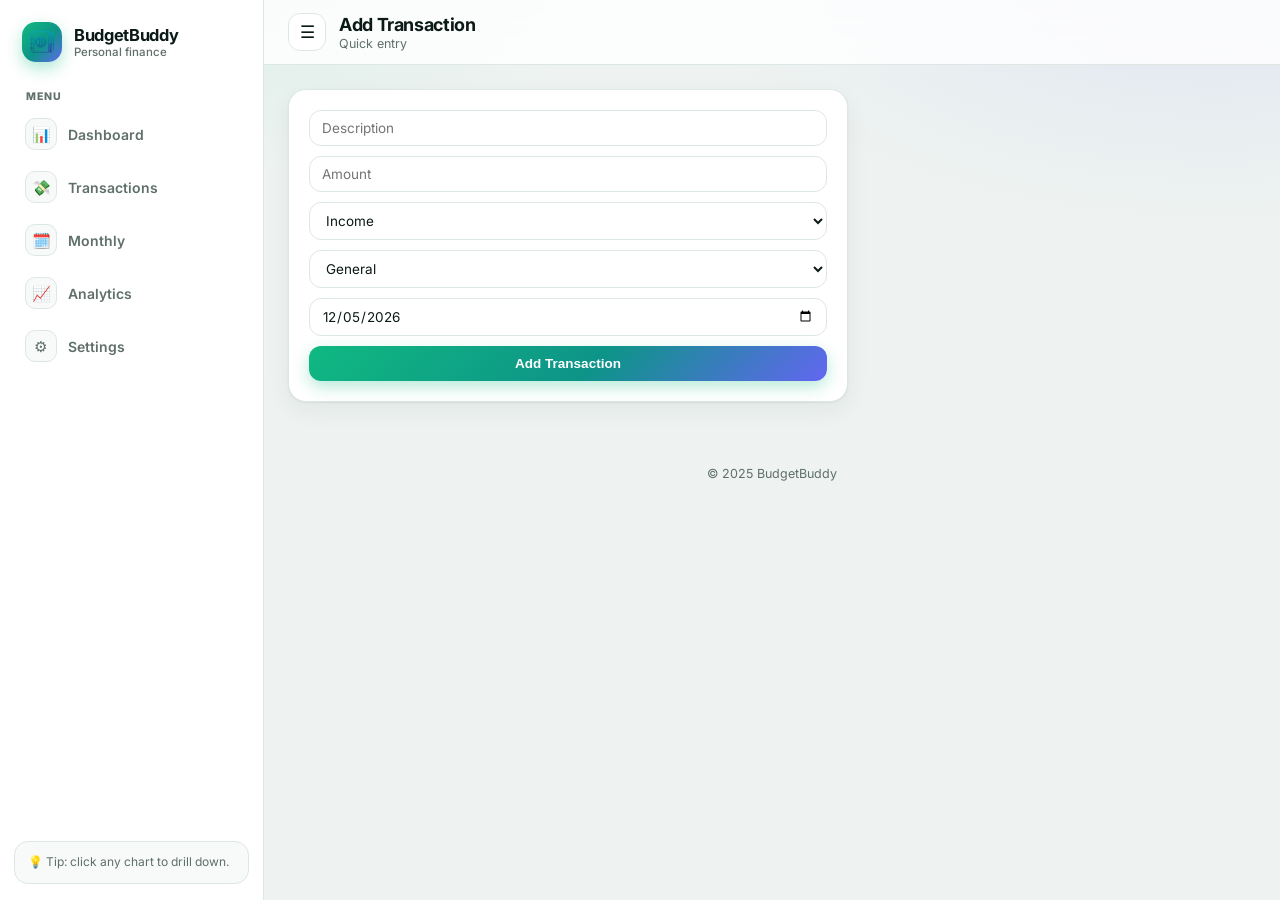
<file: add.html>
<!DOCTYPE html>
<html lang="en">
<head>
  <meta charset="UTF-8">
  <meta name="viewport" content="width=device-width, initial-scale=1.0">
  <title>Add Transaction | BudgetBuddy</title>
  <script>
      /* pre-paint theme: avoids dark/light flash, global dark mode */
      try{(function(){var s={theme:"system"};try{s=Object.assign(s,JSON.parse(localStorage.getItem("bb_settings"))||{})}catch(e){}var t=s.theme;if(t==="system"){t=window.matchMedia("(prefers-color-scheme: dark)").matches?"dark":"light"}document.documentElement.setAttribute("data-theme",t)})()}catch(e){}
    </script>
  <link rel="stylesheet" href="css/style.css">
</head>
<body>
<div class="app-shell">
  <div id="sidebar-root"></div>

  <div class="main-area">
    <div class="topbar">
      <button class="icon-btn" id="menuBtn" title="Show / hide sidebar">☰</button>
      <div>
        <h2>Add Transaction</h2>
        <div class="sub">Quick entry</div>
      </div>
    </div>

    <div class="content">
      <div class="panel" style="max-width:560px">
        <form id="addForm" style="display:grid;gap:10px">
          <input type="text" id="title" placeholder="Description" required>
          <input type="number" id="amount" placeholder="Amount" step="0.01" min="0" required>
          <select id="type" required>
            <option value="income">Income</option>
            <option value="expense">Expense</option>
          </select>
          <select id="category" data-cats aria-label="Category"></select>
          <input type="date" id="date">
          <button type="submit" class="btn">Add Transaction</button>
        </form>
      </div>
    </div>

    <footer>© 2025 BudgetBuddy</footer>
  </div>
</div>

<script src="js/monthly.js"></script>
<script src="js/layout.js"></script>
<script>
  const form = document.getElementById("addForm");
  const dateInput = document.getElementById("date");
  dateInput.value = new Date().toISOString().split("T")[0];

  form.addEventListener("submit", (e) => {
    e.preventDefault();
    const title = document.getElementById("title").value.trim();
    const amount = parseFloat(document.getElementById("amount").value);
    const type = document.getElementById("type").value;
    const category = document.getElementById("category").value;
    const date = dateInput.value || new Date().toISOString().split("T")[0];

    if (!title || isNaN(amount)) {
      alert("Please enter valid data.");
      return;
    }

    const newTransaction = { id: Date.now(), title, description: title, amount, type, category, date };

    const transactions = JSON.parse(localStorage.getItem("transactions")) || [];
    transactions.push(newTransaction);
    localStorage.setItem("transactions", JSON.stringify(transactions));

    alert("Transaction added successfully!");
    form.reset();
    dateInput.value = new Date().toISOString().split("T")[0];
  });
</script>
</body>
</html>
</file>
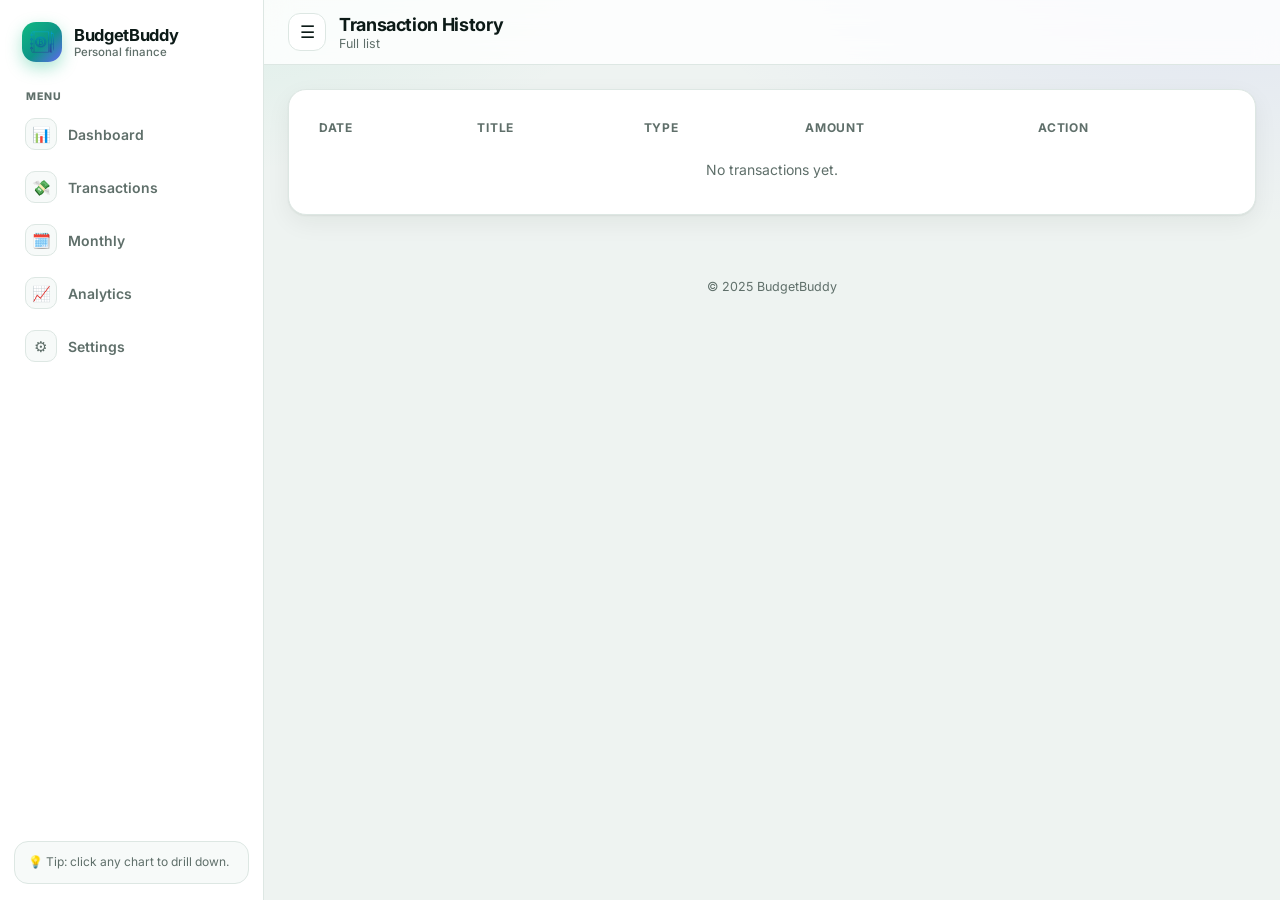
<file: history.html>
<!DOCTYPE html>
<html lang="en">
<head>
  <meta charset="UTF-8">
  <meta name="viewport" content="width=device-width, initial-scale=1.0">
  <title>Transaction History | BudgetBuddy</title>
  <script>
      /* pre-paint theme: avoids dark/light flash, global dark mode */
      try{(function(){var s={theme:"system"};try{s=Object.assign(s,JSON.parse(localStorage.getItem("bb_settings"))||{})}catch(e){}var t=s.theme;if(t==="system"){t=window.matchMedia("(prefers-color-scheme: dark)").matches?"dark":"light"}document.documentElement.setAttribute("data-theme",t)})()}catch(e){}
    </script>
  <link rel="stylesheet" href="css/style.css">
</head>
<body>
<div class="app-shell">
  <div id="sidebar-root"></div>

  <div class="main-area">
    <div class="topbar">
      <button class="icon-btn" id="menuBtn" title="Show / hide sidebar">☰</button>
      <div>
        <h2>Transaction History</h2>
        <div class="sub">Full list</div>
      </div>
    </div>

    <div class="content">
      <div class="panel" style="overflow-x:auto">
        <table id="historyTable" style="width:100%;border-collapse:collapse;font-size:14px">
          <thead>
            <tr style="text-align:left;color:var(--muted);font-size:12px;text-transform:uppercase;letter-spacing:.06em">
              <th style="padding:10px">Date</th>
              <th style="padding:10px">Title</th>
              <th style="padding:10px">Type</th>
              <th style="padding:10px">Amount</th>
              <th style="padding:10px">Action</th>
            </tr>
          </thead>
          <tbody></tbody>
        </table>
      </div>
    </div>

    <footer>© 2025 BudgetBuddy</footer>
  </div>
</div>

<script src="js/monthly.js"></script>
<script src="js/layout.js"></script>
<script>
  const tableBody = document.querySelector("#historyTable tbody");
  const transactions = JSON.parse(localStorage.getItem("transactions")) || [];

  function renderHistory() {
    tableBody.innerHTML = "";
    [...transactions].sort((a, b) => String(b.date || "").localeCompare(String(a.date || ""))).forEach((t) => {
      const row = document.createElement("tr");
      row.style.borderTop = "1px solid var(--line)";
      row.innerHTML = `
        <td style="padding:10px">${t.date || "–"}</td>
        <td style="padding:10px">${t.title || t.description || "–"}</td>
        <td style="padding:10px">${t.type}</td>
        <td style="padding:10px">${(window.BudgetBuddy ? window.BudgetBuddy.money(t.amount) : "$" + Number(t.amount).toFixed(2))}</td>
        <td style="padding:10px"><button onclick="deleteTransaction(${t.id})" class="btn-ghost">🗑️</button></td>
      `;
      tableBody.appendChild(row);
    });
    if (!transactions.length) tableBody.innerHTML = `<tr><td colspan="5" style="padding:16px;text-align:center;color:var(--muted)">No transactions yet.</td></tr>`;
  }

  function deleteTransaction(id) {
    const updated = transactions.filter(t => t.id !== id);
    localStorage.setItem("transactions", JSON.stringify(updated));
    location.reload();
  }

  renderHistory();
</script>
</body>
</html>
</file>
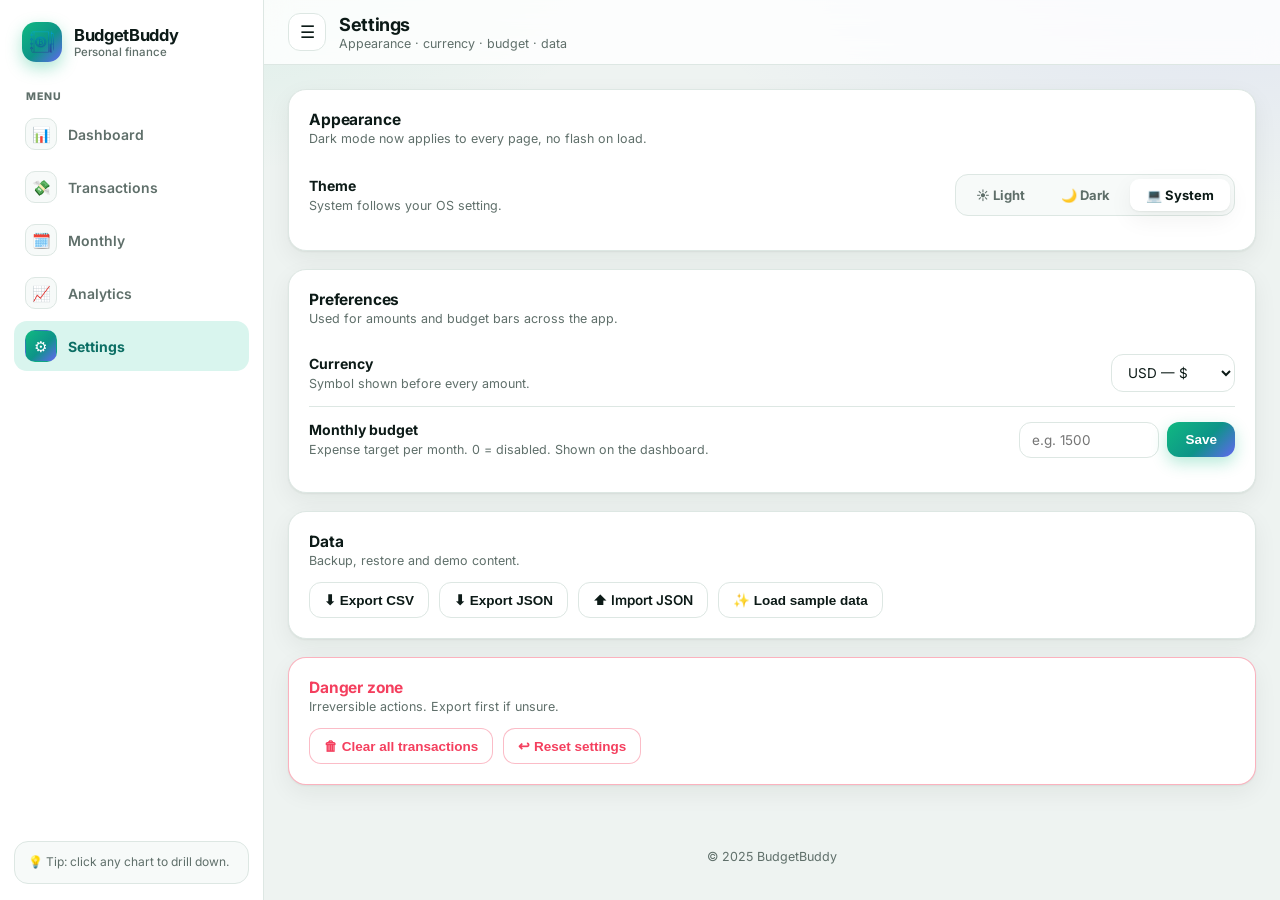
<file: settings.html>
<!DOCTYPE html>
<html lang="en">
<head>
  <meta charset="UTF-8">
  <meta name="viewport" content="width=device-width, initial-scale=1.0">
  <title>Settings | BudgetBuddy</title>
  <script>
      /* pre-paint theme: avoids dark/light flash, global dark mode */
      try{(function(){var s={theme:"system"};try{s=Object.assign(s,JSON.parse(localStorage.getItem("bb_settings"))||{})}catch(e){}var t=s.theme;if(t==="system"){t=window.matchMedia("(prefers-color-scheme: dark)").matches?"dark":"light"}document.documentElement.setAttribute("data-theme",t)})()}catch(e){}
    </script>
  <link rel="stylesheet" href="css/style.css">
</head>
<body>
<div class="app-shell">
  <div id="sidebar-root"></div>

  <div class="main-area">
    <div class="topbar">
      <button class="icon-btn" id="menuBtn" title="Show / hide sidebar">☰</button>
      <div>
        <h2>Settings</h2>
        <div class="sub">Appearance · currency · budget · data</div>
      </div>
    </div>

    <div class="content">
      <div id="status" class="panel" style="display:none;margin-bottom:14px" role="status"></div>

      <!-- Appearance -->
      <div class="panel">
        <h3>Appearance</h3>
        <p class="hint">Dark mode now applies to every page, no flash on load.</p>
        <div class="setting-row">
          <div class="t"><b>Theme</b><span>System follows your OS setting.</span></div>
          <div class="seg" id="themeSeg">
            <button data-theme-val="light">☀️ Light</button>
            <button data-theme-val="dark">🌙 Dark</button>
            <button data-theme-val="system">💻 System</button>
          </div>
        </div>
      </div>

      <!-- Preferences -->
      <div class="panel">
        <h3>Preferences</h3>
        <p class="hint">Used for amounts and budget bars across the app.</p>
        <div class="setting-row">
          <div class="t"><b>Currency</b><span>Symbol shown before every amount.</span></div>
          <select id="currencySel" aria-label="Currency"></select>
        </div>
        <div class="setting-row">
          <div class="t"><b>Monthly budget</b><span>Expense target per month. 0 = disabled. Shown on the dashboard.</span></div>
          <div style="display:flex;gap:8px;align-items:center">
            <input type="number" id="budgetInput" min="0" step="10" placeholder="e.g. 1500" style="width:140px">
            <button class="btn" id="saveBudget">Save</button>
          </div>
        </div>
      </div>

      <!-- Data -->
      <div class="panel">
        <h3>Data</h3>
        <p class="hint">Backup, restore and demo content.</p>
        <div style="display:flex;gap:10px;flex-wrap:wrap">
          <button id="exportCsv" class="btn-ghost">⬇ Export CSV</button>
          <button id="exportJson" class="btn-ghost">⬇ Export JSON</button>
          <label class="btn-ghost" style="cursor:pointer">⬆ Import JSON
            <input type="file" id="importFile" accept="application/json" hidden>
          </label>
          <button id="sampleData" class="btn-ghost">✨ Load sample data</button>
        </div>
      </div>

      <!-- Danger zone -->
      <div class="panel" style="border-color:color-mix(in srgb, var(--red) 40%, transparent)">
        <h3 style="color:var(--red)">Danger zone</h3>
        <p class="hint">Irreversible actions. Export first if unsure.</p>
        <div style="display:flex;gap:10px;flex-wrap:wrap">
          <button id="clearData" class="btn-ghost btn-danger">🗑 Clear all transactions</button>
          <button id="resetSettings" class="btn-ghost btn-danger">↩ Reset settings</button>
        </div>
      </div>
    </div>

    <footer>© 2025 BudgetBuddy</footer>
  </div>
</div>

<script src="js/monthly.js"></script>
<script src="js/layout.js"></script>
<script>
  const BB = window.BudgetBuddy;
  const status = document.getElementById("status");

  function note(msg, ok = true) {
    status.style.display = "block";
    status.style.borderColor = ok ? "var(--line)" : "var(--red)";
    status.innerHTML = `<b>${ok ? "✓" : "⚠"}</b> ${msg}`;
    clearTimeout(note._t);
    note._t = setTimeout(() => (status.style.display = "none"), 3500);
  }

  function download(name, text, type) {
    const blob = new Blob([text], { type });
    const a = document.createElement("a");
    a.href = URL.createObjectURL(blob);
    a.download = name;
    a.click();
    setTimeout(() => URL.revokeObjectURL(a.href), 2000);
  }

  // --- init controls from stored settings ---
  const s = BB.getSettings();
  document.querySelectorAll("#themeSeg button").forEach((b) =>
    b.classList.toggle("on", b.dataset.themeVal === s.theme)
  );
  document.getElementById("currencySel").value = s.currency;
  document.getElementById("budgetInput").value = s.monthlyBudget || "";

  // --- theme ---
  document.querySelectorAll("#themeSeg button").forEach((b) =>
    b.addEventListener("click", () => {
      BB.saveSettings({ theme: b.dataset.themeVal });
      document.querySelectorAll("#themeSeg button").forEach((x) => x.classList.remove("on"));
      b.classList.add("on");
      window.dispatchEvent(new Event("bb:theme"));
      note(`Theme set to <b>${b.dataset.themeVal}</b> — applied everywhere.`);
    })
  );

  // --- currency ---
  document.getElementById("currencySel").addEventListener("change", (e) => {
    BB.saveSettings({ currency: e.target.value });
    note(`Currency set to <b>${e.target.value}</b> — amounts update on every page.`);
  });

  // --- budget ---
  document.getElementById("saveBudget").addEventListener("click", () => {
    const v = Math.max(0, Number(document.getElementById("budgetInput").value) || 0);
    BB.saveSettings({ monthlyBudget: v });
    note(v > 0 ? `Monthly budget set to <b>${BB.money(v)}</b>.` : "Monthly budget disabled.");
  });

  // --- export CSV ---
  document.getElementById("exportCsv").addEventListener("click", () => {
    const data = JSON.parse(localStorage.getItem("transactions")) || [];
    if (!data.length) return note("No data to export.", false);
    const csv = [
      ["Description", "Amount", "Type", "Category", "Date"],
      ...data.map((t) => [t.description || t.title, t.amount, t.type, t.category || "", t.date || ""]),
    ]
      .map((r) => r.join(","))
      .join("\n");
    download("budgetbuddy_data.csv", csv, "text/csv");
    note("CSV exported.");
  });

  // --- export JSON ---
  document.getElementById("exportJson").addEventListener("click", () => {
    const data = JSON.parse(localStorage.getItem("transactions")) || [];
    if (!data.length) return note("No data to export.", false);
    download("budgetbuddy_data.json", JSON.stringify(data, null, 2), "application/json");
    note("JSON backup exported.");
  });

  // --- import JSON ---
  document.getElementById("importFile").addEventListener("change", (e) => {
    const f = e.target.files[0];
    if (!f) return;
    const r = new FileReader();
    r.onload = () => {
      try {
        const arr = JSON.parse(r.result);
        if (!Array.isArray(arr)) throw 0;
        const clean = BB.normalizeTransactions(arr);
        localStorage.setItem("transactions", JSON.stringify(clean));
        note(`Imported <b>${clean.length}</b> transactions.`);
      } catch {
        note("Invalid backup file.", false);
      }
      e.target.value = "";
    };
    r.readAsText(f);
  });

  // --- sample data ---
  document.getElementById("sampleData").addEventListener("click", () => {
    if (!confirm("Load sample data? Your current transactions stay untouched (samples are added).")) return;
    const now = new Date();
    const ym = `${now.getFullYear()}-${String(now.getMonth() + 1).padStart(2, "0")}`;
    const sample = [
      { description: "Salary", amount: 2500, type: "income", category: "general", date: `${ym}-01` },
      { description: "Groceries", amount: 180, type: "expense", category: "food", date: `${ym}-03` },
      { description: "Bus pass", amount: 60, type: "expense", category: "transport", date: `${ym}-05` },
      { description: "Freelance", amount: 450, type: "income", category: "general", date: `${ym}-10` },
      { description: "Restaurant", amount: 75, type: "expense", category: "food", date: `${ym}-12` },
      { description: "Electricity", amount: 90, type: "expense", category: "bills", date: `${ym}-15` },
      { description: "New shoes", amount: 120, type: "expense", category: "shopping", date: `${ym}-18` },
      { description: "Rent", amount: 800, type: "expense", category: "housing", date: `${ym}-02` },
      { description: "Cinema", amount: 35, type: "expense", category: "entertainment", date: `${ym}-20` },
    ].map((t, i) => Object.assign({ id: Date.now() + i }, t));
    const all = JSON.parse(localStorage.getItem("transactions")) || [];
    localStorage.setItem("transactions", JSON.stringify(all.concat(sample)));
    note("Sample data added — check the Dashboard.");
  });

  // --- danger zone ---
  document.getElementById("clearData").addEventListener("click", () => {
    if (confirm("Delete ALL transactions? This cannot be undone.")) {
      localStorage.removeItem("transactions");
      note("All transactions deleted.");
    }
  });
  document.getElementById("resetSettings").addEventListener("click", () => {
    if (confirm("Reset all settings to defaults?")) {
      localStorage.removeItem("bb_settings");
      location.reload();
    }
  });
</script>
</body>
</html>
</file>
<file: css/style.css>
@import url('https://fonts.googleapis.com/css2?family=Inter:wght@400;500;600;700;800&display=swap');

/* ================= Theme tokens ================= */
:root {
  --bg: #eef3f1;
  --bg-glow-a: rgba(16, 185, 129, 0.10);
  --bg-glow-b: rgba(99, 102, 241, 0.10);
  --card: #ffffff;
  --card-2: #f7faf9;
  --ink: #0c1a17;
  --muted: #5f6f6a;
  --brand: #0d9488;
  --brand-ink: #0b6e64;
  --brand-soft: #d9f5ee;
  --grad: linear-gradient(135deg, #10b981, #0d9488 55%, #6366f1);
  --green: #10b981;
  --red: #f43f5e;
  --amber: #f59e0b;
  --line: #dde7e3;
  --input-bg: #ffffff;
  --radius: 18px;
  --shadow: 0 1px 2px rgba(12, 26, 23, 0.06), 0 8px 24px rgba(12, 26, 23, 0.06);
  --side-w: 264px;
}

[data-theme="dark"] {
  --bg: #0a1312;
  --bg-glow-a: rgba(16, 185, 129, 0.14);
  --bg-glow-b: rgba(99, 102, 241, 0.16);
  --card: #101d1b;
  --card-2: #0d1817;
  --ink: #e9f2ef;
  --muted: #93a8a2;
  --brand: #2dd4bf;
  --brand-ink: #5eead4;
  --brand-soft: rgba(45, 212, 191, 0.14);
  --line: #1e3230;
  --input-bg: #0d1817;
  --shadow: 0 1px 2px rgba(0, 0, 0, 0.4), 0 10px 28px rgba(0, 0, 0, 0.35);
}

* { box-sizing: border-box; }
html, body { height: 100%; }

body {
  font-family: 'Inter', system-ui, -apple-system, sans-serif;
  color: var(--ink);
  background:
    radial-gradient(700px 340px at 12% -60px, var(--bg-glow-a), transparent 70%),
    radial-gradient(760px 380px at 95% -40px, var(--bg-glow-b), transparent 70%),
    var(--bg);
  margin: 0;
  min-height: 100vh;
  -webkit-font-smoothing: antialiased;
  transition: background .2s, color .2s;
}

::-webkit-scrollbar { width: 10px; height: 10px; }
::-webkit-scrollbar-thumb { background: var(--line); border-radius: 99px; }

/* ================= App shell + sidebar ================= */
.app-shell { display: flex; min-height: 100vh; }

.sidebar {
  width: var(--side-w);
  flex-shrink: 0;
  background: var(--card);
  border-right: 1px solid var(--line);
  display: flex;
  flex-direction: column;
  padding: 20px 14px 16px;
  position: sticky;
  top: 0;
  height: 100vh;
  height: 100dvh;
  transition: margin-left .25s ease, background .2s;
  z-index: 40;
}
body.sidebar-hidden .sidebar { margin-left: calc(-1 * var(--side-w)); }

.brand { display: flex; align-items: center; gap: 12px; padding: 2px 8px 20px; }
.brand .mark {
  width: 40px; height: 40px; border-radius: 14px; flex-shrink: 0;
  background: var(--grad);
  display: flex; align-items: center; justify-content: center;
  box-shadow: 0 6px 16px rgba(16, 185, 129, .35);
}
.brand .mark img { width: 24px; height: 24px; border-radius: 6px; }
.brand b { display: block; font-size: 16.5px; letter-spacing: -0.02em; }
.brand span { display: block; font-size: 11.5px; color: var(--muted); font-weight: 500; }

.side-label { font-size: 10.5px; font-weight: 800; letter-spacing: .1em; color: var(--muted); padding: 8px 12px 6px; text-transform: uppercase; }
.side-nav { display: flex; flex-direction: column; gap: 3px; }
.side-link {
  display: flex; align-items: center; gap: 11px;
  padding: 9px 11px; border-radius: 13px;
  color: var(--muted); text-decoration: none;
  font-weight: 600; font-size: 14px;
  transition: background .13s, color .13s;
}
.side-link .ico {
  width: 32px; height: 32px; flex-shrink: 0;
  display: inline-flex; align-items: center; justify-content: center;
  background: var(--card-2); border: 1px solid var(--line); border-radius: 10px;
  font-size: 15px; transition: all .13s;
}
.side-link:hover { background: var(--card-2); color: var(--ink); }
.side-link.active { background: var(--brand-soft); color: var(--brand-ink); font-weight: 700; }
.side-link.active .ico { background: var(--grad); border-color: transparent; color: #fff; }

.side-foot {
  margin-top: auto; font-size: 12px; color: var(--muted);
  background: var(--card-2); border: 1px solid var(--line);
  border-radius: 14px; padding: 11px 13px; line-height: 1.55;
}

.main-area { flex: 1; min-width: 0; display: flex; flex-direction: column; }

.topbar {
  background: color-mix(in srgb, var(--card) 82%, transparent);
  backdrop-filter: blur(12px);
  border-bottom: 1px solid var(--line);
  padding: 13px 24px;
  display: flex; align-items: center; gap: 13px;
  position: sticky; top: 0; z-index: 30;
}
.topbar h2 { margin: 0; font-size: 18px; letter-spacing: -0.02em; }
.topbar .sub { color: var(--muted); font-size: 12.5px; margin-top: 1px; }
.topbar .actions { margin-left: auto; display: flex; gap: 8px; align-items: center; flex-wrap: wrap; }

.icon-btn {
  width: 38px; height: 38px; flex-shrink: 0;
  display: inline-flex; align-items: center; justify-content: center;
  background: var(--card); border: 1px solid var(--line); border-radius: 12px;
  font-size: 17px; cursor: pointer; color: var(--ink);
  transition: transform .13s, background .13s;
}
.icon-btn:hover { background: var(--card-2); transform: translateY(-1px); }

.overlay { display: none; position: fixed; inset: 0; background: rgba(0, 0, 0, .45); z-index: 35; }

.content { padding: 24px; max-width: 1180px; width: 100%; margin: 0 auto; }

/* ================= Components ================= */
.kpi-grid { display: grid; grid-template-columns: repeat(4, 1fr); gap: 14px; margin-bottom: 18px; }
.kpi {
  background: var(--card); border: 1px solid var(--line); border-radius: var(--radius);
  padding: 16px 18px; box-shadow: var(--shadow);
  position: relative; overflow: hidden;
  transition: transform .13s;
}
.kpi:hover { transform: translateY(-2px); }
.kpi::after { content: ""; position: absolute; left: 0; right: 0; top: 0; height: 4px; }
.kpi.k-green::after { background: linear-gradient(90deg, #10b981, #6ee7b7); }
.kpi.k-red::after { background: linear-gradient(90deg, #f43f5e, #fda4af); }
.kpi.k-blue::after { background: var(--grad); }
.kpi.k-amber::after { background: linear-gradient(90deg, #f59e0b, #fcd34d); }
.kpi .lbl { font-size: 11px; color: var(--muted); font-weight: 800; text-transform: uppercase; letter-spacing: .08em; }
.kpi .val { font-size: 25px; font-weight: 800; letter-spacing: -0.03em; margin: 6px 0 2px; }
.kpi .delta { font-size: 12.5px; font-weight: 600; }
.delta.up { color: var(--green); }
.delta.down { color: var(--red); }
.delta.flat { color: var(--muted); }

.panel {
  background: var(--card); border: 1px solid var(--line); border-radius: var(--radius);
  padding: 20px; box-shadow: var(--shadow); margin-bottom: 18px;
}
.panel h3 { margin: 0 0 2px; font-size: 15.5px; letter-spacing: -0.01em; }
.panel p.hint { margin: 0 0 14px; font-size: 12.5px; color: var(--muted); }
.grid-2 { display: grid; grid-template-columns: 1.35fr 1fr; gap: 18px; }

.pill {
  display: inline-flex; align-items: center; gap: 6px; font-size: 11.5px; font-weight: 700;
  background: var(--brand-soft); color: var(--brand-ink); border-radius: 999px; padding: 3px 10px;
  vertical-align: middle;
}

.btn {
  background: var(--grad); color: #fff;
  border: 0; border-radius: 12px; padding: 10px 18px; font-weight: 700; cursor: pointer; font-size: 13.5px;
  box-shadow: 0 6px 16px rgba(16, 185, 129, .3);
  transition: transform .13s, box-shadow .13s; text-decoration: none; display: inline-block;
}
.btn:hover { transform: translateY(-1px); box-shadow: 0 10px 22px rgba(16, 185, 129, .38); }
.btn-ghost {
  background: var(--card); border: 1px solid var(--line); border-radius: 12px;
  padding: 9px 14px; font-weight: 600; cursor: pointer; font-size: 13.5px; color: var(--ink);
  transition: background .13s;
}
.btn-ghost:hover { background: var(--card-2); }
.btn-danger { color: var(--red); border-color: color-mix(in srgb, var(--red) 35%, transparent); }

input[type="month"], input[type="date"], input[type="text"], input[type="number"], input[type="file"], select {
  border: 1px solid var(--line); border-radius: 12px; padding: 9px 12px;
  font: inherit; font-size: 13.5px; background: var(--input-bg); color: var(--ink);
  color-scheme: light;
}
[data-theme="dark"] input, [data-theme="dark"] select { color-scheme: dark; }
input:focus, select:focus, button:focus-visible { outline: 2px solid var(--brand); outline-offset: 1px; }

.tx-row {
  display: flex; justify-content: space-between; align-items: center; gap: 10px;
  border: 1px solid var(--line); border-radius: 14px; padding: 11px 14px; margin-bottom: 9px;
  background: var(--card);
}
.cat-dot { width: 9px; height: 9px; border-radius: 50%; display: inline-block; margin-right: 7px; }

/* tiny utilities (replace repeated inline styles) */
.muted { color: var(--muted); }
.small { font-size: 12.5px; }
.right { text-align: right; }
.small-btn { padding: 4px 10px !important; font-size: 12px !important; }

/* transactions views */
.tx-grid { display: grid; grid-template-columns: repeat(auto-fill, minmax(230px, 1fr)); gap: 12px; }
.tx-card {
  background: var(--card); border: 1px solid var(--line); border-radius: var(--radius);
  padding: 15px 16px; box-shadow: var(--shadow);
  border-top: 4px solid var(--accent, var(--brand));
  transition: transform .13s;
}
.tx-card:hover { transform: translateY(-2px); }
.day-group { margin-bottom: 18px; }
.day-head {
  display: flex; justify-content: space-between; align-items: baseline; gap: 10px; flex-wrap: wrap;
  font-size: 14px; margin-bottom: 9px; padding: 0 2px;
}

.table-wrap { overflow-x: auto; border: 1px solid var(--line); border-radius: 14px; }
table.data { width: 100%; min-width: 560px; border-collapse: collapse; font-size: 14px; }
table.data th { text-align: left; color: var(--muted); font-size: 11.5px; text-transform: uppercase; letter-spacing: .07em; padding: 11px 12px; background: var(--card-2); }
table.data td { padding: 11px 12px; border-top: 1px solid var(--line); }

/* settings */
.seg { display: inline-flex; background: var(--card-2); border: 1px solid var(--line); border-radius: 13px; padding: 4px; gap: 4px; }
.seg button { border: 0; background: transparent; color: var(--muted); font: inherit; font-size: 13px; font-weight: 700; padding: 8px 16px; border-radius: 9px; cursor: pointer; }
.seg button.on { background: var(--card); color: var(--ink); box-shadow: var(--shadow); }
.setting-row { display: flex; align-items: center; justify-content: space-between; gap: 14px; padding: 14px 0; border-top: 1px solid var(--line); flex-wrap: wrap; }
.setting-row:first-of-type { border-top: 0; }
.setting-row .t b { display: block; font-size: 14px; }
.setting-row .t span { font-size: 12.5px; color: var(--muted); }

.progress { background: var(--card-2); border: 1px solid var(--line); border-radius: 99px; height: 11px; overflow: hidden; }
.progress > div { height: 100%; border-radius: 99px; background: var(--grad); transition: width .3s; }
.progress.over > div { background: linear-gradient(90deg, #f43f5e, #fb923c); }

footer { text-align: center; color: var(--muted); font-size: 12.5px; padding: 22px 16px 28px; }

/* ================= Responsive ================= */
@media (max-width: 1100px) {
  .kpi-grid { grid-template-columns: repeat(2, 1fr); }
  .grid-2 { grid-template-columns: 1fr; }
}
@media (max-width: 900px) {
  .sidebar {
    position: fixed; left: 0; top: 0; bottom: 0; height: 100dvh;
    box-shadow: 0 0 50px rgba(0, 0, 0, .25);
    margin-left: 0; transform: translateX(0);
    transition: transform .25s ease;
  }
  body.sidebar-hidden .sidebar { margin-left: 0; transform: translateX(-105%); }
  body:not(.sidebar-hidden) .overlay { display: block; }
  .content { padding: 16px 14px 30px; }
  .topbar { padding: 11px 14px; gap: 10px; }
  .topbar .actions { width: 100%; margin-left: 0; }
  .topbar .actions input[type="month"] { flex: 1; min-width: 140px; }
  .panel { padding: 16px; }
}
@media (max-width: 600px) {
  .kpi-grid { grid-template-columns: 1fr; }
  .kpi .val { font-size: 23px; }
  .setting-row { flex-direction: column; align-items: stretch; }
  .seg { width: 100%; }
  .seg button { flex: 1; }
}
</file>
